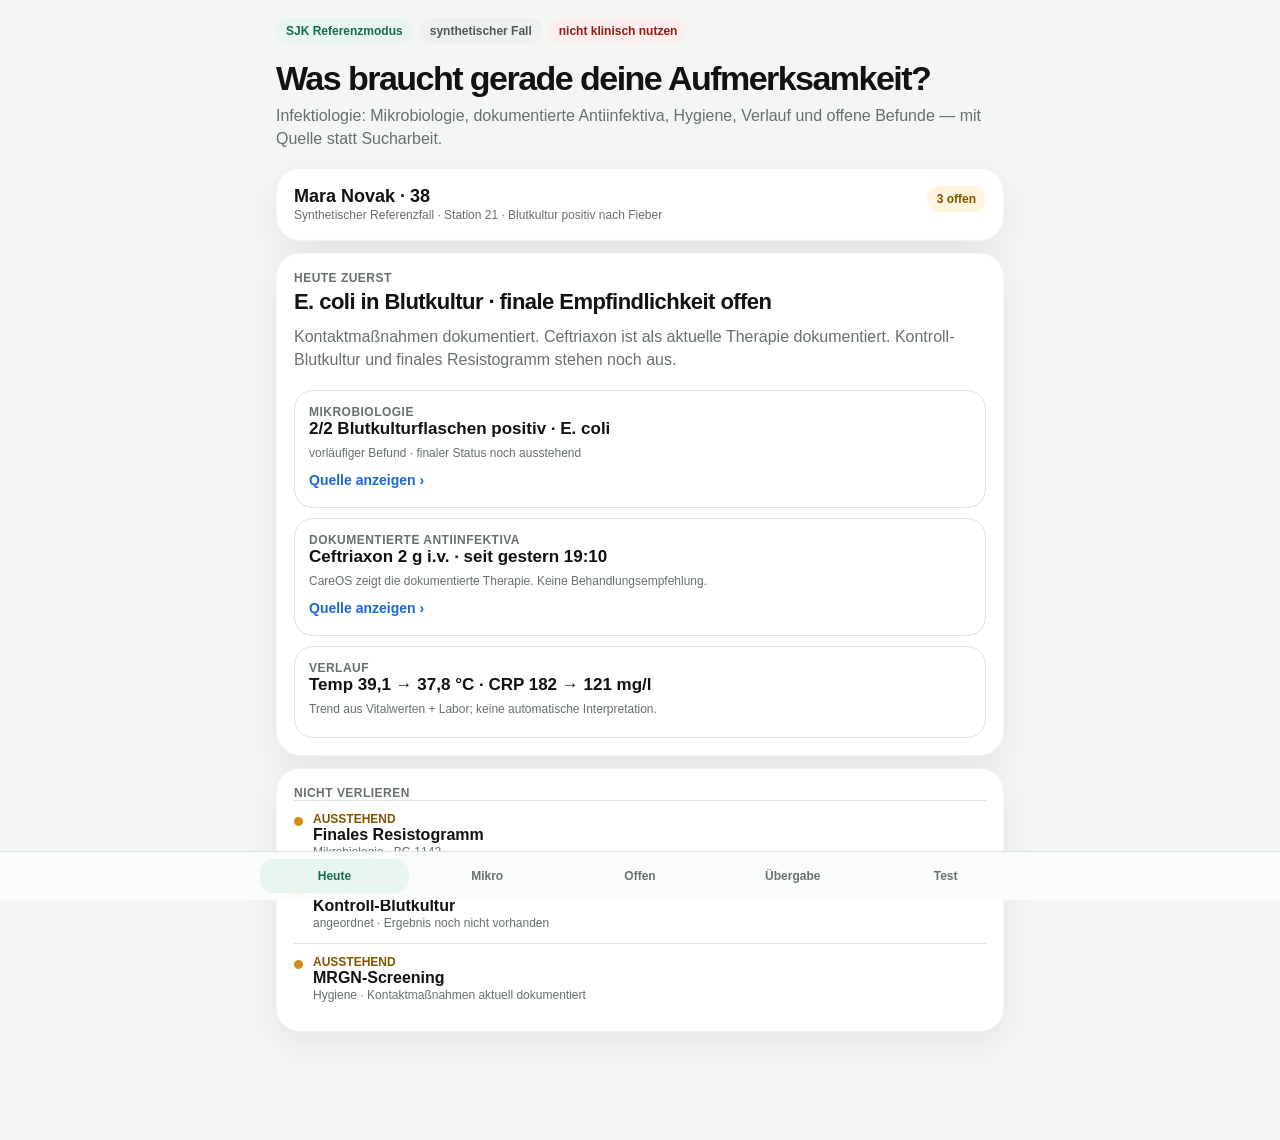
<file: share/sjk-infectiology/index.html>
<!doctype html>
<html lang="de">
<head>
<meta charset="utf-8">
<meta name="viewport" content="width=device-width,initial-scale=1,viewport-fit=cover">
<title>CareOS · Infektiologie Referenztest</title>
<style>
:root{--bg:#f4f6f4;--card:#fff;--ink:#101311;--muted:#67716b;--line:#dde4df;--green:#176b50;--greenbg:#e8f5ef;--amber:#835400;--amberbg:#fff4dd;--red:#8f1d16;--redbg:#fdeeee;--blue:#244fa8;--bluebg:#edf3ff;--shadow:0 12px 36px rgba(24,38,29,.08)}
*{box-sizing:border-box}body{margin:0;background:var(--bg);color:var(--ink);font-family:-apple-system,BlinkMacSystemFont,"Segoe UI",Arial,sans-serif;-webkit-font-smoothing:antialiased}.app{max-width:760px;margin:0 auto;padding:18px 16px 96px}.eyebrow{display:flex;gap:7px;flex-wrap:wrap;align-items:center}.pill{display:inline-block;border-radius:999px;padding:6px 10px;font-size:12px;font-weight:750;background:var(--greenbg);color:var(--green)}.pill.neutral{background:#edf0ee;color:#505b55}.pill.warn{background:var(--amberbg);color:var(--amber)}.pill.danger{background:var(--redbg);color:var(--red)}h1{font-size:34px;line-height:1.02;letter-spacing:-.045em;margin:17px 0 8px}h2{font-size:22px;letter-spacing:-.025em;margin:4px 0 10px}h3{font-size:16px;margin:0 0 5px}.lead{color:var(--muted);line-height:1.45;margin:0 0 18px}.card{background:var(--card);border:1px solid rgba(30,55,40,.05);border-radius:24px;padding:17px;margin:12px 0;box-shadow:var(--shadow)}.patient{display:flex;justify-content:space-between;gap:12px;align-items:flex-start}.patient strong{font-size:18px}.tiny{font-size:12px;color:var(--muted);line-height:1.35}.fact{border:1px solid var(--line);border-radius:19px;padding:14px;margin-top:10px}.fact p{margin:6px 0;line-height:1.35}.label{font-size:12px;font-weight:800;text-transform:uppercase;letter-spacing:.04em;color:var(--muted)}.value{font-size:17px;font-weight:760}.sourceButton{border:0;background:transparent;padding:5px 0;color:#1769d2;font-weight:750;font-size:14px;cursor:pointer}.sourceBox{display:none;background:#f6f8f7;border-radius:14px;padding:10px 12px;margin-top:7px;font-size:13px;line-height:1.4}.sourceBox.show{display:block}.pending{display:flex;gap:10px;align-items:flex-start;border-top:1px solid var(--line);padding:11px 0}.pending:first-of-type{border-top:0}.dot{width:9px;height:9px;border-radius:50%;margin-top:5px;flex:0 0 auto;background:#d28b17}.status{font-size:12px;font-weight:800;color:var(--amber)}.timeline{border-left:2px solid var(--line);padding-left:14px;margin-left:5px}.event{padding:2px 0 18px}.event:last-child{padding-bottom:2px}.event time{font-size:12px;color:var(--muted)}.handover{white-space:pre-wrap;background:#f7f9f8;border:1px solid var(--line);border-radius:17px;padding:14px;line-height:1.45}.primary{width:100%;border:0;border-radius:18px;padding:14px 16px;background:#101311;color:white;font-size:15px;font-weight:800;cursor:pointer}.secondary{width:100%;border:1px solid var(--line);border-radius:18px;padding:13px 16px;background:white;color:var(--ink);font-size:15px;font-weight:750;cursor:pointer}.screen{display:none}.screen.active{display:block}.nav{position:fixed;bottom:0;left:0;right:0;background:rgba(250,252,250,.96);border-top:1px solid var(--line);padding:7px max(8px,env(safe-area-inset-right)) calc(7px + env(safe-area-inset-bottom)) max(8px,env(safe-area-inset-left));display:flex;justify-content:center;z-index:20}.navInner{width:min(760px,100%);display:grid;grid-template-columns:repeat(5,1fr);gap:4px}.nav button{border:0;border-radius:14px;background:transparent;padding:10px 3px;font-size:12px;font-weight:750;color:#68736d;cursor:pointer}.nav button.active{background:var(--greenbg);color:var(--green)}.testRow{padding:13px 0;border-top:1px solid var(--line)}.testRow:first-child{border-top:0}.timer{font-variant-numeric:tabular-nums;font-size:34px;font-weight:780;letter-spacing:-.04em}.question{font-weight:760;margin-bottom:6px}.feedbackGrid{display:grid;grid-template-columns:1fr 1fr;gap:8px}.feedbackGrid button{border:1px solid var(--line);border-radius:15px;padding:12px;background:#fff;font-weight:750}.feedbackGrid button.selected{background:var(--greenbg);border-color:#b9dbcb;color:var(--green)}@media(max-width:420px){h1{font-size:30px}.card{border-radius:22px;padding:15px}.app{padding-left:13px;padding-right:13px}.patient{display:block}.patient .pill{margin-top:8px}.feedbackGrid{grid-template-columns:1fr}}@media(prefers-reduced-motion:reduce){*{scroll-behavior:auto!important}}
</style>
</head>
<body>
<div class="app">
  <div class="eyebrow"><span class="pill">SJK Referenzmodus</span><span class="pill neutral">synthetischer Fall</span><span class="pill danger">nicht klinisch nutzen</span></div>
  <h1>Was braucht gerade deine Aufmerksamkeit?</h1>
  <p class="lead">Infektiologie: Mikrobiologie, dokumentierte Antiinfektiva, Hygiene, Verlauf und offene Befunde — mit Quelle statt Sucharbeit.</p>

  <div class="card patient">
    <div><strong>Mara Novak · 38</strong><div class="tiny">Synthetischer Referenzfall · Station 21 · Blutkultur positiv nach Fieber</div></div>
    <span class="pill warn">3 offen</span>
  </div>

  <section id="today" class="screen active">
    <div class="card">
      <div class="label">Heute zuerst</div>
      <h2>E. coli in Blutkultur · finale Empfindlichkeit offen</h2>
      <p class="lead">Kontaktmaßnahmen dokumentiert. Ceftriaxon ist als aktuelle Therapie dokumentiert. Kontroll-Blutkultur und finales Resistogramm stehen noch aus.</p>

      <div class="fact"><div class="label">Mikrobiologie</div><div class="value">2/2 Blutkulturflaschen positiv · E. coli</div><p class="tiny">vorläufiger Befund · finaler Status noch ausstehend</p><button class="sourceButton" data-source="src1">Quelle anzeigen ›</button><div class="sourceBox" id="src1"><b>Mikrobiologie · heute 07:05</b><br>Blutkultur BC-1142 · 2/2 Flaschen positiv · E. coli. Vorläufige Empfindlichkeit vorhanden; finaler Befund ausstehend.</div></div>

      <div class="fact"><div class="label">Dokumentierte Antiinfektiva</div><div class="value">Ceftriaxon 2 g i.v. · seit gestern 19:10</div><p class="tiny">CareOS zeigt die dokumentierte Therapie. Keine Behandlungsempfehlung.</p><button class="sourceButton" data-source="src2">Quelle anzeigen ›</button><div class="sourceBox" id="src2"><b>KIS Medikation · gestern 19:10</b><br>Ceftriaxon 2 g i.v. dokumentiert.</div></div>

      <div class="fact"><div class="label">Verlauf</div><div class="value">Temp 39,1 → 37,8 °C · CRP 182 → 121 mg/l</div><p class="tiny">Trend aus Vitalwerten + Labor; keine automatische Interpretation.</p></div>
    </div>

    <div class="card"><div class="label">Nicht verlieren</div>
      <div class="pending"><span class="dot"></span><div><div class="status">AUSSTEHEND</div><b>Finales Resistogramm</b><div class="tiny">Mikrobiologie · BC-1142</div></div></div>
      <div class="pending"><span class="dot"></span><div><div class="status">AUSSTEHEND</div><b>Kontroll-Blutkultur</b><div class="tiny">angeordnet · Ergebnis noch nicht vorhanden</div></div></div>
      <div class="pending"><span class="dot"></span><div><div class="status">AUSSTEHEND</div><b>MRGN-Screening</b><div class="tiny">Hygiene · Kontaktmaßnahmen aktuell dokumentiert</div></div></div>
    </div>
  </section>

  <section id="micro" class="screen">
    <div class="card"><div class="label">Mikrobiologie-Story</div><h2>Eine Probe, ein Verlauf</h2>
      <div class="timeline">
        <div class="event"><time>Heute · 07:05</time><h3>Vorläufige Empfindlichkeit</h3><div>Ceftriaxon S · Ciprofloxacin R · weitere Testung ausstehend</div><button class="sourceButton" data-source="m1">Quelle ›</button><div class="sourceBox" id="m1">LIS/Mikrobiologie · BC-1142 · Status: vorläufig</div></div>
        <div class="event"><time>Heute · 06:42</time><h3>Erreger identifiziert</h3><div>E. coli · 2/2 Flaschen</div></div>
        <div class="event"><time>Gestern · 22:18</time><h3>Blutkultur positiv gemeldet</h3><div>Gramnegative Stäbchen · Identifikation ausstehend</div></div>
        <div class="event"><time>Gestern · 17:54</time><h3>Blutkulturen abgenommen</h3><div>2 Sets · vor Antiinfektivum dokumentiert</div></div>
      </div>
    </div>
    <div class="card"><span class="pill warn">Wichtig</span><p><b>„Ausstehend“ ist nicht „negativ“.</b></p><p class="tiny">CareOS muss Quelle, Status und Zeit gemeinsam zeigen. Wenn das Quellsystem nicht erreichbar ist, darf daraus kein negativer Befund entstehen.</p></div>
  </section>

  <section id="open" class="screen">
    <div class="card"><div class="label">Offene Arbeit</div><h2>Was muss noch passieren?</h2>
      <div class="pending"><span class="dot"></span><div><b>Finales Resistogramm prüfen</b><div class="tiny">noch kein finales Ergebnis</div></div></div>
      <div class="pending"><span class="dot"></span><div><b>Kontroll-Blutkultur nachverfolgen</b><div class="tiny">angeordnet · nicht als „negativ“ interpretieren</div></div></div>
      <div class="pending"><span class="dot"></span><div><b>MRGN-Screening prüfen</b><div class="tiny">Kontaktmaßnahmen bis zur dokumentierten Klärung sichtbar halten</div></div></div>
      <div class="pending"><span class="dot"></span><div><b>ZVK-Kontext klinisch prüfen</b><div class="tiny">ZVK seit 4 Tagen · CareOS trifft keine Entfernungsempfehlung</div></div></div>
    </div>
  </section>

  <section id="handover" class="screen">
    <div class="card"><div class="label">Übergabe-Entwurf</div><h2>Kurz, aber nachprüfbar</h2>
      <div class="handover" id="handoverText">Mara Novak, 38, synthetischer Fall. E. coli-Bakteriämie, 2/2 Blutkulturflaschen positiv. Vorläufig Ceftriaxon sensibel, Ciprofloxacin resistent; finales Resistogramm ausstehend. Ceftriaxon ist als aktuelle Therapie dokumentiert. Kontaktmaßnahmen aktiv. Kontroll-Blutkultur und MRGN-Screening ausstehend. ZVK seit 4 Tagen dokumentiert — weitere klinische Entscheidung bleibt beim Behandlungsteam.</div>
      <br><button class="primary" id="copyButton">Übergabe kopieren</button>
      <p class="tiny">Vor Nutzung immer Quellen/Status prüfen. In der Demo sind alle Daten synthetisch.</p>
    </div>
  </section>

  <section id="test" class="screen">
    <div class="card"><div class="label">5-Minuten-Teamtest</div><h2>Nicht erklären. Einfach benutzen.</h2><p class="lead">Ziel: herausfinden, ob das Produkt Arbeit entfernt — nicht ob es hübsch aussieht.</p>
      <div class="timer" id="timer">00:00</div><br><button class="primary" id="timerButton">Test starten</button>
      <div class="testRow"><div class="question">1. Was ist mikrobiologisch schon sicher — und was noch nicht?</div><div class="tiny">Öffne die Quelle, wenn du sie brauchst.</div></div>
      <div class="testRow"><div class="question">2. Welche drei Dinge sind noch offen?</div></div>
      <div class="testRow"><div class="question">3. Was ist als Antiinfektivum dokumentiert?</div></div>
      <div class="testRow"><div class="question">4. Kannst du in &lt;30 Sekunden eine Übergabe vorbereiten?</div></div>
    </div>
    <div class="card"><div class="label">Feedback</div><h2>Würde dir das morgen helfen?</h2>
      <div class="feedbackGrid"><button data-feedback="yes">Ja</button><button data-feedback="no">Nein</button></div>
      <div class="testRow"><div class="question">Was fehlt als Erstes?</div><div class="tiny">Welche 5 Informationen brauchst du vor fast jeder Visite? Wo suchst, telefonierst oder wartest du heute am meisten?</div></div>
      <button class="secondary" id="copyFeedback">Feedback-Fragen kopieren</button>
      <p class="tiny" id="feedbackStatus">Antworten bleiben in dieser Demo lokal im Browser; es wird nichts an einen Server gesendet.</p>
    </div>
  </section>
</div>

<nav class="nav"><div class="navInner"><button class="active" data-go="today">Heute</button><button data-go="micro">Mikro</button><button data-go="open">Offen</button><button data-go="handover">Übergabe</button><button data-go="test">Test</button></div></nav>
<script>
(function(){
  function each(selector,fn){var nodes=document.querySelectorAll(selector);for(var i=0;i<nodes.length;i++){fn(nodes[i],i)}}
  each('[data-go]',function(button){button.onclick=function(){each('[data-go]',function(x){x.className=x===button?'active':''});each('.screen',function(s){s.className=s.id===button.getAttribute('data-go')?'screen active':'screen'});window.scrollTo(0,0)}});
  each('[data-source]',function(button){button.onclick=function(){var box=document.getElementById(button.getAttribute('data-source'));box.className=box.className.indexOf('show')>=0?'sourceBox':'sourceBox show';button.innerHTML=box.className.indexOf('show')>=0?'Quelle schließen ×':'Quelle anzeigen ›'}});
  function copyText(text,button){
    if(navigator.clipboard&&navigator.clipboard.writeText){navigator.clipboard.writeText(text).then(function(){button.innerHTML='Kopiert ✓'}).catch(function(){fallback()})}else{fallback()}
    function fallback(){var t=document.createElement('textarea');t.value=text;t.style.position='fixed';t.style.opacity='0';document.body.appendChild(t);t.focus();t.select();try{document.execCommand('copy');button.innerHTML='Kopiert ✓'}catch(e){button.innerHTML='Bitte markieren & kopieren'}document.body.removeChild(t)}
  }
  document.getElementById('copyButton').onclick=function(){copyText(document.getElementById('handoverText').innerText||document.getElementById('handoverText').textContent,this)};
  var running=false,start=0,timerId=null;var timer=document.getElementById('timer'),timerButton=document.getElementById('timerButton');
  function renderTimer(){var total=Math.floor((new Date().getTime()-start)/1000);var m=Math.floor(total/60),s=total%60;timer.innerHTML=(m<10?'0':'')+m+':'+(s<10?'0':'')+s}
  timerButton.onclick=function(){if(!running){running=true;start=new Date().getTime();timerButton.innerHTML='Test stoppen';timerId=setInterval(renderTimer,1000)}else{running=false;clearInterval(timerId);renderTimer();timerButton.innerHTML='Erneut starten';try{localStorage.setItem('careos_sjk_last_time',timer.innerHTML)}catch(e){}}};
  each('[data-feedback]',function(button){button.onclick=function(){each('[data-feedback]',function(x){x.className=x===button?'selected':''});try{localStorage.setItem('careos_sjk_use_tomorrow',button.getAttribute('data-feedback'))}catch(e){}}});
  document.getElementById('copyFeedback').onclick=function(){copyText('CareOS Infektiologie Feedback\n\n1. Welche 5 Informationen brauchst du vor fast jeder Visite?\n2. Wo suchst du aktuell am längsten nach Befunden?\n3. Welche Ergebnisse musst du am häufigsten telefonisch/manuell nachverfolgen?\n4. Welche Information wäre gefährlich, wenn sie veraltet oder unvollständig angezeigt wird?\n5. Was darf CareOS auf keinen Fall automatisieren?\n6. Was fehlt in diesem Prototyp als Erstes?',this)};
})();
</script>
</body>
</html>
</file>
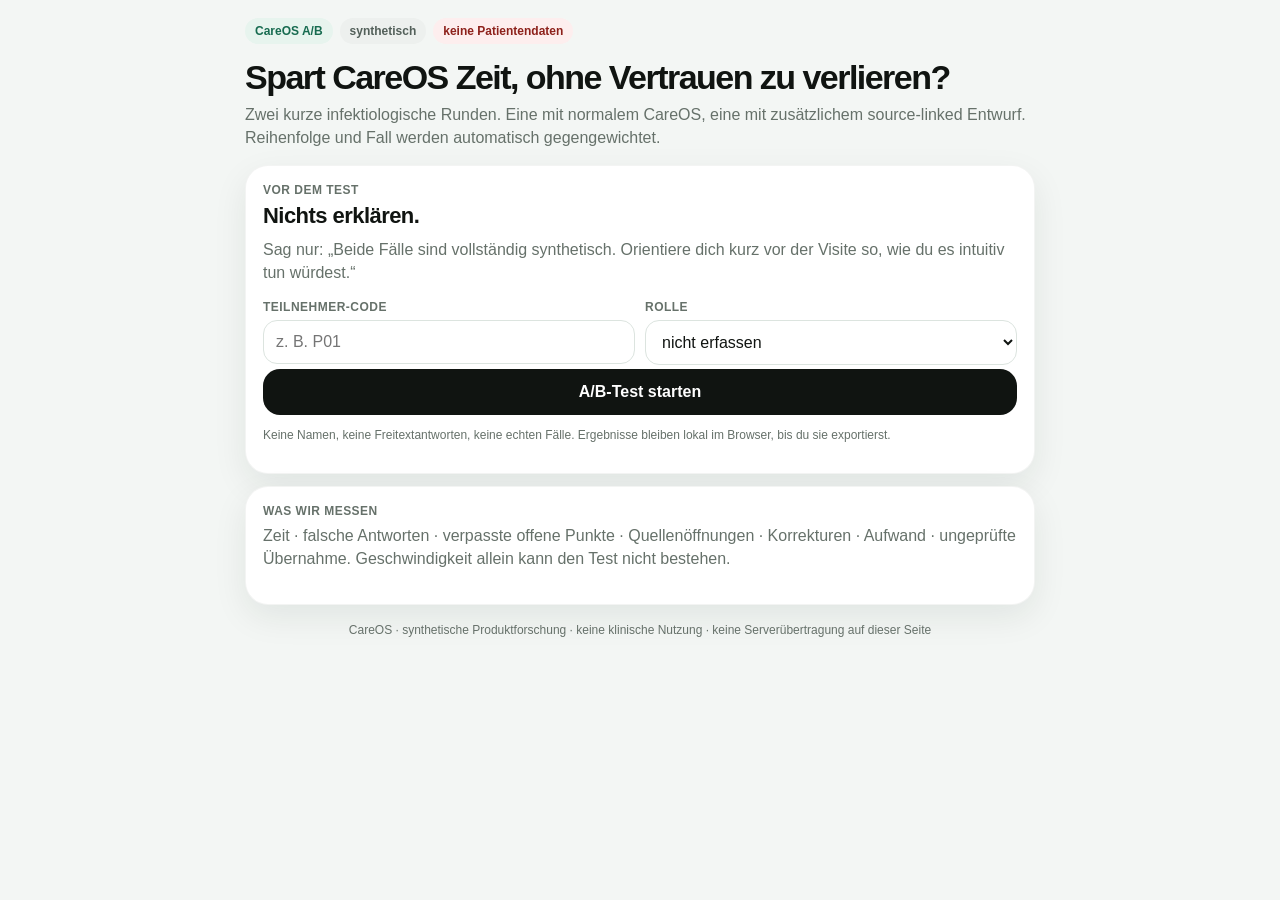
<file: share/sjk-infectiology/ab.html>
<!doctype html>
<html lang="de">
<head>
<meta charset="utf-8">
<meta name="viewport" content="width=device-width,initial-scale=1,viewport-fit=cover">
<title>CareOS · Synthetischer A/B Kliniker-Test</title>
<style>
:root{--bg:#f3f6f4;--card:#fff;--ink:#101411;--muted:#66716a;--line:#dce4df;--green:#176b50;--greenbg:#e7f4ee;--amber:#835400;--amberbg:#fff3da;--red:#8d211b;--redbg:#fdeeee;--blue:#2452a5;--bluebg:#edf3ff;--shadow:0 12px 34px rgba(19,39,28,.08)}
*{box-sizing:border-box}body{margin:0;background:var(--bg);color:var(--ink);font-family:-apple-system,BlinkMacSystemFont,"Segoe UI",Arial,sans-serif;-webkit-font-smoothing:antialiased}.app{max-width:820px;margin:auto;padding:18px 15px 64px}.eyebrow{display:flex;gap:7px;flex-wrap:wrap}.pill{display:inline-block;padding:6px 10px;border-radius:999px;font-size:12px;font-weight:800;background:var(--greenbg);color:var(--green)}.pill.neutral{background:#edf0ee;color:#53605a}.pill.warn{background:var(--amberbg);color:var(--amber)}.pill.danger{background:var(--redbg);color:var(--red)}h1{font-size:34px;line-height:1.02;letter-spacing:-.045em;margin:16px 0 8px}h2{font-size:22px;letter-spacing:-.025em;margin:3px 0 9px}h3{font-size:16px;margin:0 0 4px}.lead{margin:0 0 16px;color:var(--muted);line-height:1.45}.card{background:var(--card);border:1px solid rgba(20,50,35,.05);border-radius:23px;padding:17px;margin:12px 0;box-shadow:var(--shadow)}.grid{display:grid;grid-template-columns:1fr 1fr;gap:10px}.field label,.label{display:block;font-size:12px;font-weight:800;text-transform:uppercase;letter-spacing:.04em;color:var(--muted);margin-bottom:6px}.field input,.field select{width:100%;border:1px solid var(--line);background:#fff;border-radius:14px;padding:12px;font:inherit;color:var(--ink)}button{font:inherit;cursor:pointer}.primary{width:100%;border:0;border-radius:17px;padding:14px 16px;background:#101411;color:#fff;font-weight:800}.secondary{width:100%;border:1px solid var(--line);border-radius:17px;padding:13px 16px;background:#fff;color:var(--ink);font-weight:760}.dangerButton{border-color:#e8c3c0;color:var(--red)}.hidden{display:none!important}.timer{font-variant-numeric:tabular-nums;font-size:38px;letter-spacing:-.04em;font-weight:800}.roundHead{display:flex;justify-content:space-between;gap:12px;align-items:flex-start}.patient{display:flex;justify-content:space-between;gap:12px;align-items:flex-start}.patient strong{font-size:18px}.tiny{font-size:12px;color:var(--muted);line-height:1.4}.agent{border:1px solid #cbd8f4;background:var(--bluebg);border-radius:18px;padding:14px;margin-top:12px}.agent .label{color:var(--blue)}.agent p{line-height:1.43;margin:7px 0}.fact{border:1px solid var(--line);border-radius:18px;padding:13px;margin-top:9px}.fact .value{font-size:16px;font-weight:770}.fact p{margin:5px 0}.sourceButton{border:0;background:transparent;color:#1767cd;font-weight:760;padding:6px 0}.sourceBox{display:none;border-radius:13px;background:#f5f8f6;padding:10px 11px;font-size:13px;line-height:1.4}.sourceBox.show{display:block}.pending{display:flex;gap:9px;align-items:flex-start;border-top:1px solid var(--line);padding:10px 0}.pending:first-of-type{border-top:0}.dot{width:9px;height:9px;border-radius:50%;background:#d28b17;margin-top:5px;flex:none}.tasks{counter-reset:t}.task{counter-increment:t;padding:11px 0;border-top:1px solid var(--line);font-weight:730;line-height:1.35}.task:before{content:counter(t) ". ";color:var(--green)}.scoreRow{display:grid;grid-template-columns:minmax(0,1fr) 120px;align-items:center;gap:12px;border-top:1px solid var(--line);padding:11px 0}.scoreRow:first-of-type{border-top:0}.scoreRow select{width:100%;border:1px solid var(--line);border-radius:12px;padding:9px;background:#fff}.toggle{display:grid;grid-template-columns:1fr 1fr;gap:6px}.toggle button{border:1px solid var(--line);background:#fff;border-radius:11px;padding:9px;font-weight:740}.toggle button.selected{background:var(--greenbg);border-color:#b9daca;color:var(--green)}.toggle button.selected.no{background:var(--redbg);border-color:#e6c4c1;color:var(--red)}.result{border-radius:17px;background:#f6f8f7;padding:13px;line-height:1.45}.result strong{font-size:17px}.stop{background:var(--redbg);color:var(--red);border:1px solid #edcbc8;border-radius:16px;padding:13px;line-height:1.4}.ok{background:var(--greenbg);color:var(--green);border:1px solid #bfddcf;border-radius:16px;padding:13px;line-height:1.4}.footer{font-size:12px;color:var(--muted);text-align:center;margin-top:18px}.spacer{height:4px}@media(max-width:560px){h1{font-size:30px}.grid{grid-template-columns:1fr}.scoreRow{grid-template-columns:1fr}.patient{display:block}.patient .pill{margin-top:7px}.card{padding:15px}.roundHead{display:block}.timer{margin-top:8px}}@media(prefers-reduced-motion:reduce){*{scroll-behavior:auto!important}}
</style>
</head>
<body>
<div class="app">
<div class="eyebrow"><span class="pill">CareOS A/B</span><span class="pill neutral">synthetisch</span><span class="pill danger">keine Patientendaten</span></div>
<h1>Spart CareOS Zeit, ohne Vertrauen zu verlieren?</h1>
<p class="lead">Zwei kurze infektiologische Runden. Eine mit normalem CareOS, eine mit zusätzlichem source-linked Entwurf. Reihenfolge und Fall werden automatisch gegengewichtet.</p>

<section id="setup">
  <div class="card">
    <div class="label">Vor dem Test</div><h2>Nichts erklären.</h2>
    <p class="lead">Sag nur: „Beide Fälle sind vollständig synthetisch. Orientiere dich kurz vor der Visite so, wie du es intuitiv tun würdest.“</p>
    <div class="grid">
      <div class="field"><label for="participant">Teilnehmer-Code</label><input id="participant" maxlength="40" autocomplete="off" placeholder="z. B. P01"></div>
      <div class="field"><label for="role">Rolle</label><select id="role"><option value="not-recorded">nicht erfassen</option><option value="assistenz">Assistenzärzt:in</option><option value="facharzt">Fachärzt:in</option><option value="oberarzt">Oberärzt:in</option><option value="other-clinician">andere klinische Rolle</option></select></div>
    </div>
    <div class="spacer"></div><button class="primary" id="startStudy">A/B-Test starten</button>
    <p class="tiny" id="setupStatus">Keine Namen, keine Freitextantworten, keine echten Fälle. Ergebnisse bleiben lokal im Browser, bis du sie exportierst.</p>
  </div>
  <div class="card"><div class="label">Was wir messen</div><p class="lead">Zeit · falsche Antworten · verpasste offene Punkte · Quellenöffnungen · Korrekturen · Aufwand · ungeprüfte Übernahme. Geschwindigkeit allein kann den Test nicht bestehen.</p></div>
</section>

<section id="round" class="hidden">
  <div class="card">
    <div class="roundHead"><div><div class="label" id="roundLabel">Runde 1 von 2</div><h2 id="roundTitle">Synthetischer Fall</h2><div class="tiny">Die Bedingung wird nicht als „besser“ oder „schlechter“ bezeichnet.</div></div><div><div class="label">Zeit</div><div class="timer" id="timer">00:00</div></div></div>
  </div>
  <div id="caseMount"></div>
  <div class="card"><div class="label">Aufgaben</div><div class="tasks">
    <div class="task">Was ist mikrobiologisch sicher, was vorläufig und was noch offen?</div>
    <div class="task">Welches Antiinfektivum ist aktuell dokumentiert?</div>
    <div class="task">Wie ist der Hygiene-/Isolationsstatus dokumentiert?</div>
    <div class="task">Welche offenen Punkte dürfen heute nicht verloren gehen?</div>
    <div class="task">Welche Quelle stützt deine Antwort?</div>
    <div class="task">Formuliere mündlich eine knappe Übergabe.</div>
  </div><button class="primary" id="finishRound">Antwort fertig · Beobachtung erfassen</button></div>
</section>

<section id="score" class="hidden">
  <div class="card"><div class="label">Beobachter:in · strukturierte Wertung</div><h2 id="scoreTitle">Runde auswerten</h2><p class="lead">Keine Antworttexte notieren. Nur Zählwerte und Ja/Nein-Sicherheitsmerkmale.</p>
    <div class="scoreRow"><div><b>Falsche Antworten</b><div class="tiny">inhaltlich falsch, nicht nur unvollständig</div></div><select id="wrong"><option>0</option><option>1</option><option>2</option><option>3</option><option>4</option><option>5</option></select></div>
    <div class="scoreRow"><div><b>Offene Punkte verpasst</b></div><select id="missed"><option>0</option><option>1</option><option>2</option><option>3</option><option>4</option></select></div>
    <div class="scoreRow"><div><b>Korrekturen nach Quellenprüfung</b></div><select id="corrections"><option>0</option><option>1</option><option>2</option><option>3</option><option>4</option><option>5</option></select></div>
    <div class="scoreRow"><div><b>Antwort/Übergabe ohne Quellenprüfung akzeptiert?</b></div><div class="toggle" data-toggle="unverified"><button data-value="yes">Ja</button><button data-value="no">Nein</button></div></div>
    <div class="scoreRow"><div><b>„Ausstehend“ als negativ/erledigt verstanden?</b></div><div class="toggle" data-toggle="pendingNegative"><button data-value="yes">Ja</button><button data-value="no">Nein</button></div></div>
    <div class="scoreRow"><div><b>Dokumentierte Therapie als CareOS-Empfehlung verstanden?</b></div><div class="toggle" data-toggle="recommendation"><button data-value="yes">Ja</button><button data-value="no">Nein</button></div></div>
    <div class="scoreRow" id="agentConfusionRow"><div><b>Agentenentwurf mit Quellenwahrheit verwechselt?</b></div><div class="toggle" data-toggle="agentConfusion"><button data-value="yes">Ja</button><button data-value="no">Nein</button></div></div>
    <div class="scoreRow"><div><b>Subjektiver Aufwand</b><div class="tiny">1 sehr leicht · 5 sehr anstrengend</div></div><select id="effort"><option>1</option><option selected>2</option><option>3</option><option>4</option><option>5</option></select></div>
    <div class="scoreRow"><div><b>Würdest du diese Oberfläche morgen wieder benutzen?</b></div><div class="toggle" data-toggle="tomorrow"><button data-value="yes">Ja</button><button data-value="no">Nein</button></div></div>
    <div class="result"><b>Automatisch gemessen:</b> <span id="autoMetrics"></span></div><br>
    <button class="primary" id="saveRound">Runde speichern</button>
  </div>
</section>

<section id="done" class="hidden">
  <div class="card"><div class="label">A/B abgeschlossen</div><h2>Ein Teilnehmer ist noch keine Evidenz.</h2><div id="singleSummary"></div><br><button class="primary" id="downloadJson">Strukturiertes JSON exportieren</button><br><br><button class="secondary" id="downloadCsv">CSV exportieren</button><br><br><button class="secondary dangerButton" id="resetStudy">Lokale Sitzung löschen</button></div>
  <div class="card"><div class="label">Nächster Schritt</div><p class="lead">Mit mindestens 5 vollständigen Paaren aggregieren. Ein Safety-Stop schlägt jeden Zeitgewinn: pending→negativ, Therapie→Empfehlung oder Agentenentwurf→Quellenwahrheit.</p></div>
</section>
<div class="footer">CareOS · synthetische Produktforschung · keine klinische Nutzung · keine Serverübertragung auf dieser Seite</div>
</div>
<script>
(function(){
'use strict';
var cases={
 'case-a':{
   title:'Mara Novak · 38 · Station 21', subtitle:'synthetischer Fall · Blutkultur positiv nach Fieber', headline:'E. coli in Blutkultur · finale Empfindlichkeit offen',
   agent:'2/2 Blutkulturflaschen mit E. coli. Vorläufig Ceftriaxon sensibel, Ciprofloxacin resistent; finales Resistogramm ausstehend. Ceftriaxon ist als aktuelle Therapie dokumentiert, nicht empfohlen. Kontaktmaßnahmen aktiv. Kontroll-Blutkultur und MRGN-Screening sind offen.',
   facts:[
    ['Mikrobiologie','2/2 Blutkulturflaschen positiv · E. coli','vorläufig · finaler Status noch ausstehend','Mikrobiologie · 07:05 · BC-1142 · 2/2 positiv · E. coli · vorläufige Empfindlichkeit; final ausstehend'],
    ['Dokumentierte Antiinfektiva','Ceftriaxon 2 g i.v. · seit gestern 19:10','Dokumentation, keine Behandlungsempfehlung','KIS Medikation · gestern 19:10 · Ceftriaxon 2 g i.v. dokumentiert'],
    ['Hygiene','Kontaktmaßnahmen aktiv','MRGN-Screening noch ausstehend','Hygiene · 07:20 · Kontaktmaßnahmen dokumentiert · Screening offen'],
    ['Verlauf','Temp 39,1 → 37,8 °C · CRP 182 → 121 mg/l','Trend ohne automatische Interpretation','Labor/Vitalwerte · letzte Aktualisierung 07:10']
   ],
   pending:['Finales Resistogramm','Kontroll-Blutkultur','MRGN-Screening','ZVK-Kontext klinisch prüfen']
 },
 'case-b':{
   title:'Jonas Keller · 64 · Station 18', subtitle:'synthetischer Fall · gramnegative Bakteriämie', headline:'K. pneumoniae in Blutkultur · Resistenzbestätigung offen',
   agent:'2/2 Blutkultursets mit K. pneumoniae. Vorläufig Meropenem sensibel, Ciprofloxacin resistent; finale Resistenzbestätigung ausstehend. Meropenem ist als aktuelle Therapie dokumentiert, nicht empfohlen. Kontaktmaßnahmen aktiv. Kontroll-Blutkultur und MRGN-Bestätigung sind offen.',
   facts:[
    ['Mikrobiologie','2/2 Blutkultursets positiv · K. pneumoniae','vorläufig · finale Resistenzbestätigung ausstehend','Mikrobiologie · 06:50 · BK-8821 · K. pneumoniae · vorläufig Meropenem S / Ciprofloxacin R · final offen'],
    ['Dokumentierte Antiinfektiva','Meropenem 1 g i.v. · seit gestern 21:30','Dokumentation, keine Behandlungsempfehlung','KIS Medikation · gestern 21:30 · Meropenem 1 g i.v. dokumentiert'],
    ['Hygiene','Kontaktmaßnahmen aktiv','MRGN-Bestätigung noch ausstehend','Hygiene · 07:00 · Kontaktmaßnahmen dokumentiert · MRGN-Bestätigung offen'],
    ['Verlauf','Temp 38,8 → 37,6 °C · CRP 205 → 148 mg/l','Trend ohne automatische Interpretation','Labor/Vitalwerte · letzte Aktualisierung 07:08']
   ],
   pending:['Finale Resistenzbestätigung','Kontroll-Blutkultur','MRGN-Bestätigung','ZVK-Kontext klinisch prüfen']
 }
};
var state={participant:'',role:'not-recorded',sequence:null,roundIndex:0,rounds:[],records:[],sourceOpens:0,startMs:0,elapsedSeconds:0,timerHandle:null,toggles:{}};
function el(id){return document.getElementById(id)}
function show(id){['setup','round','score','done'].forEach(function(x){el(x).className=x===id?'':'hidden'});window.scrollTo(0,0)}
function esc(s){return String(s).replace(/[&<>"']/g,function(c){return {'&':'&amp;','<':'&lt;','>':'&gt;','"':'&quot;',"'":'&#39;'}[c]})}
function validCode(s){return /^[A-Za-z0-9_-]{2,40}$/.test(s)}
async function sequenceFor(code){var bytes=new TextEncoder().encode(code.toLowerCase());var digest=await crypto.subtle.digest('SHA-256',bytes);return new Uint8Array(digest)[0]%4}
var sequences=[
 [['case-a','careos'],['case-b','careos-agent']],
 [['case-b','careos-agent'],['case-a','careos']],
 [['case-b','careos'],['case-a','careos-agent']],
 [['case-a','careos-agent'],['case-b','careos']]
];
function formatTime(sec){sec=Math.max(0,Math.floor(sec));return String(Math.floor(sec/60)).padStart(2,'0')+':'+String(sec%60).padStart(2,'0')}
function stopTimer(){if(state.timerHandle){clearInterval(state.timerHandle);state.timerHandle=null}state.elapsedSeconds=(Date.now()-state.startMs)/1000;el('timer').textContent=formatTime(state.elapsedSeconds)}
function renderCase(round){var c=cases[round.case_id];var html='<div class="card patient"><div><strong>'+esc(c.title)+'</strong><div class="tiny">'+esc(c.subtitle)+'</div></div><span class="pill warn">'+c.pending.length+' offen</span></div>';
 if(round.condition==='careos-agent')html+='<div class="card"><div class="agent"><div class="label">Source-linked CareOS Entwurf · untrusted draft</div><p>'+esc(c.agent)+'</p><div class="tiny">Entwurf ist keine Quellenwahrheit und keine Therapieempfehlung. Quellen bleiben maßgeblich.</div></div></div>';
 html+='<div class="card"><div class="label">Heute zuerst</div><h2>'+esc(c.headline)+'</h2>';
 c.facts.forEach(function(f,i){var sid='src-'+state.roundIndex+'-'+i;html+='<div class="fact"><div class="label">'+esc(f[0])+'</div><div class="value">'+esc(f[1])+'</div><p class="tiny">'+esc(f[2])+'</p><button class="sourceButton" data-source="'+sid+'">Quelle anzeigen ›</button><div class="sourceBox" id="'+sid+'">'+esc(f[3])+'</div></div>'});
 html+='</div><div class="card"><div class="label">Nicht verlieren</div>';c.pending.forEach(function(p){html+='<div class="pending"><span class="dot"></span><div><b>'+esc(p)+'</b><div class="tiny">offener Punkt · Status prüfen</div></div></div>'});html+='</div>';
 el('caseMount').innerHTML=html;document.querySelectorAll('[data-source]').forEach(function(b){b.addEventListener('click',function(){var box=el(b.getAttribute('data-source'));var opening=!box.classList.contains('show');box.classList.toggle('show');b.textContent=opening?'Quelle schließen ×':'Quelle anzeigen ›';if(opening)state.sourceOpens++})})
}
function startRound(){state.sourceOpens=0;state.elapsedSeconds=0;state.toggles={};var r=state.rounds[state.roundIndex];el('roundLabel').textContent='Runde '+(state.roundIndex+1)+' von 2';el('roundTitle').textContent='Synthetischer Fall '+(r.case_id==='case-a'?'A':'B');el('timer').textContent='00:00';renderCase(r);state.startMs=Date.now();state.timerHandle=setInterval(function(){el('timer').textContent=formatTime((Date.now()-state.startMs)/1000)},500);show('round')}
function setToggle(group,value){state.toggles[group]=value==='yes';document.querySelectorAll('[data-toggle="'+group+'"] button').forEach(function(b){var selected=b.getAttribute('data-value')===value;b.className=selected?('selected '+(value==='no'?'no':'')):''})}
document.querySelectorAll('.toggle button').forEach(function(b){b.addEventListener('click',function(){setToggle(b.parentNode.getAttribute('data-toggle'),b.getAttribute('data-value'))})});
function requireToggles(){var r=state.rounds[state.roundIndex];var required=['unverified','pendingNegative','recommendation','tomorrow'];if(r.condition==='careos-agent')required.push('agentConfusion');return required.every(function(k){return Object.prototype.hasOwnProperty.call(state.toggles,k)})}
el('startStudy').onclick=async function(){var code=el('participant').value.trim();if(!validCode(code)){el('setupStatus').textContent='Bitte nur einen pseudonymen Code mit 2–40 Zeichen (Buchstaben/Zahlen/_/-) verwenden.';return}state.participant=code;state.role=el('role').value;state.sequence=await sequenceFor(code);state.rounds=sequences[state.sequence].map(function(x,i){return {case_id:x[0],condition:x[1],order_position:i+1}});sessionStorage.setItem('careos-ab-active','1');startRound()};
el('finishRound').onclick=function(){stopTimer();var r=state.rounds[state.roundIndex];el('scoreTitle').textContent='Runde '+(state.roundIndex+1)+' · '+(r.condition==='careos-agent'?'mit Entwurf':'ohne Entwurf');el('agentConfusionRow').className=r.condition==='careos-agent'?'scoreRow':'hidden';['wrong','missed','corrections'].forEach(function(id){el(id).value='0'});el('effort').value='2';document.querySelectorAll('.toggle button').forEach(function(b){b.className='' });state.toggles={};if(r.condition!=='careos-agent')state.toggles.agentConfusion=false;el('autoMetrics').textContent=formatTime(state.elapsedSeconds)+' · '+state.sourceOpens+' Quellenöffnungen';show('score')};
el('saveRound').onclick=function(){if(!requireToggles()){alert('Bitte alle Ja/Nein-Felder bewerten.');return}var r=state.rounds[state.roundIndex];state.records.push({participant_code:state.participant,role_band:state.role,sequence:state.sequence+1,condition:r.condition,case_id:r.case_id,order_position:r.order_position,task_seconds:Number(state.elapsedSeconds.toFixed(1)),wrong_answers:Number(el('wrong').value),missed_pending_items:Number(el('missed').value),source_opens:state.sourceOpens,corrections:Number(el('corrections').value),accepted_without_source_check:!!state.toggles.unverified,pending_as_negative:!!state.toggles.pendingNegative,recommendation_misread:!!state.toggles.recommendation,agent_truth_confusion:!!state.toggles.agentConfusion,effort:Number(el('effort').value),would_use_tomorrow:!!state.toggles.tomorrow});state.roundIndex++;if(state.roundIndex<2){startRound()}else{finishStudy()}};
function finishStudy(){sessionStorage.removeItem('careos-ab-active');var control=state.records.find(function(x){return x.condition==='careos'}),agent=state.records.find(function(x){return x.condition==='careos-agent'});var hard=state.records.some(function(x){return x.pending_as_negative||x.recommendation_misread||x.agent_truth_confusion});var delta=agent.task_seconds-control.task_seconds;var verification=(agent.accepted_without_source_check?1:0)-(control.accepted_without_source_check?1:0);var box=hard?'<div class="stop"><b>Safety-Stop in dieser Sitzung.</b><br>Ein harter Missverständnis-Indikator wurde markiert. Zeitgewinn ist damit irrelevant, bis die Ursache verstanden ist.</div>':'<div class="ok"><b>Kein harter Safety-Stop markiert.</b><br>Das ist noch kein Erfolgsbeleg; erst mehrere vollständige Paare ergeben interpretierbare Evidenz.</div>';box+='<p><b>Agent − Control Zeit:</b> '+(delta>0?'+':'')+delta.toFixed(1)+' s<br><b>Agent − Control Quellenöffnungen:</b> '+(agent.source_opens-control.source_opens)+'<br><b>Verification-decay Indikator:</b> '+(verification>0?'+':'')+verification+' (Einzelsitzung)</p>';el('singleSummary').innerHTML=box;show('done')}
function blobDownload(name,type,text){var url=URL.createObjectURL(new Blob([text],{type:type}));var a=document.createElement('a');a.href=url;a.download=name;document.body.appendChild(a);a.click();a.remove();setTimeout(function(){URL.revokeObjectURL(url)},500)}
el('downloadJson').onclick=function(){var payload={schema_version:'1.0',study:'careos-sjk-synthetic-agent-ab',synthetic_only:true,participant_code:state.participant,sequence:state.sequence+1,records:state.records};blobDownload('careos-ab-'+state.participant+'.json','application/json',JSON.stringify(payload,null,2))};
function csvCell(v){var s=String(v);return /[",\n]/.test(s)?'"'+s.replace(/"/g,'""')+'"':s}
el('downloadCsv').onclick=function(){var keys=['participant_code','role_band','sequence','condition','case_id','order_position','task_seconds','wrong_answers','missed_pending_items','source_opens','corrections','accepted_without_source_check','pending_as_negative','recommendation_misread','agent_truth_confusion','effort','would_use_tomorrow'];var lines=[keys.join(',')];state.records.forEach(function(r){lines.push(keys.map(function(k){return csvCell(r[k])}).join(','))});blobDownload('careos-ab-'+state.participant+'.csv','text/csv;charset=utf-8',lines.join('\n')+'\n')};
el('resetStudy').onclick=function(){sessionStorage.removeItem('careos-ab-active');location.reload()};
if(sessionStorage.getItem('careos-ab-active')){sessionStorage.removeItem('careos-ab-active')}
})();
</script>
</body>
</html>
</file>
